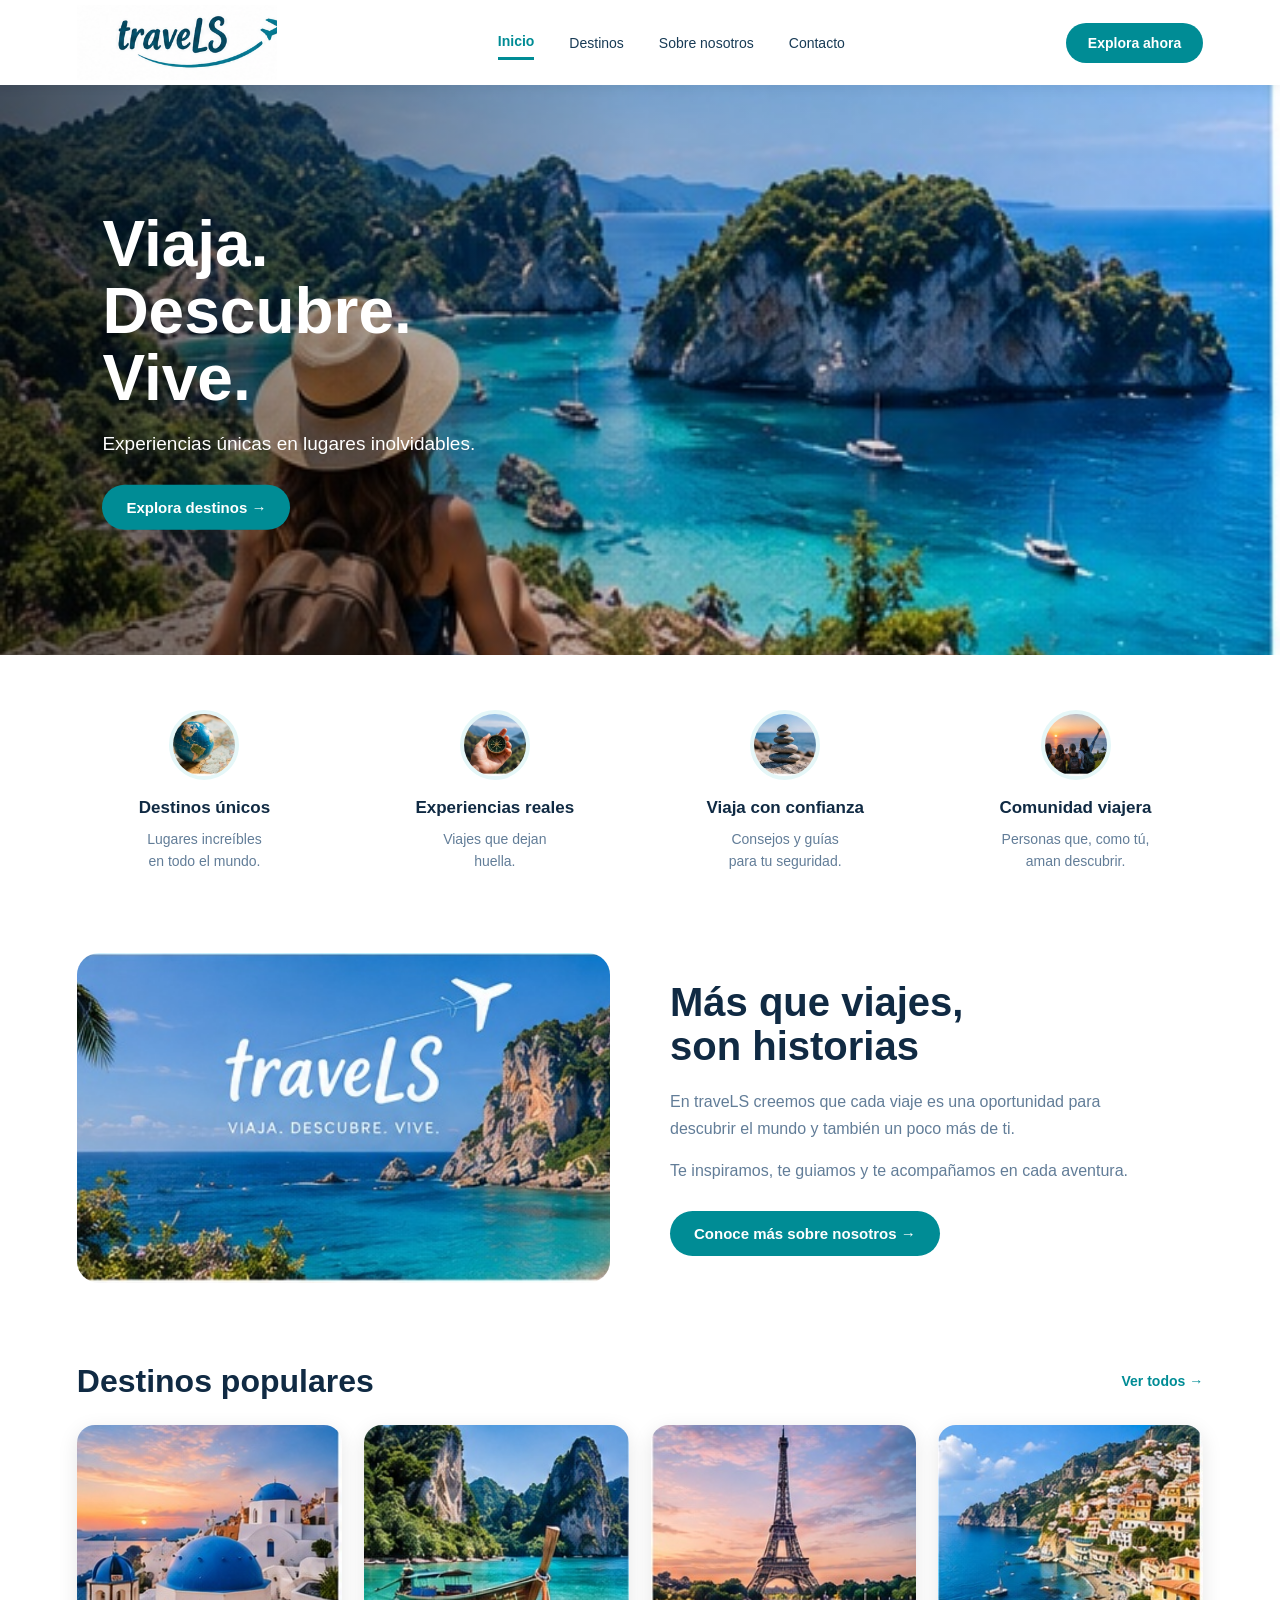
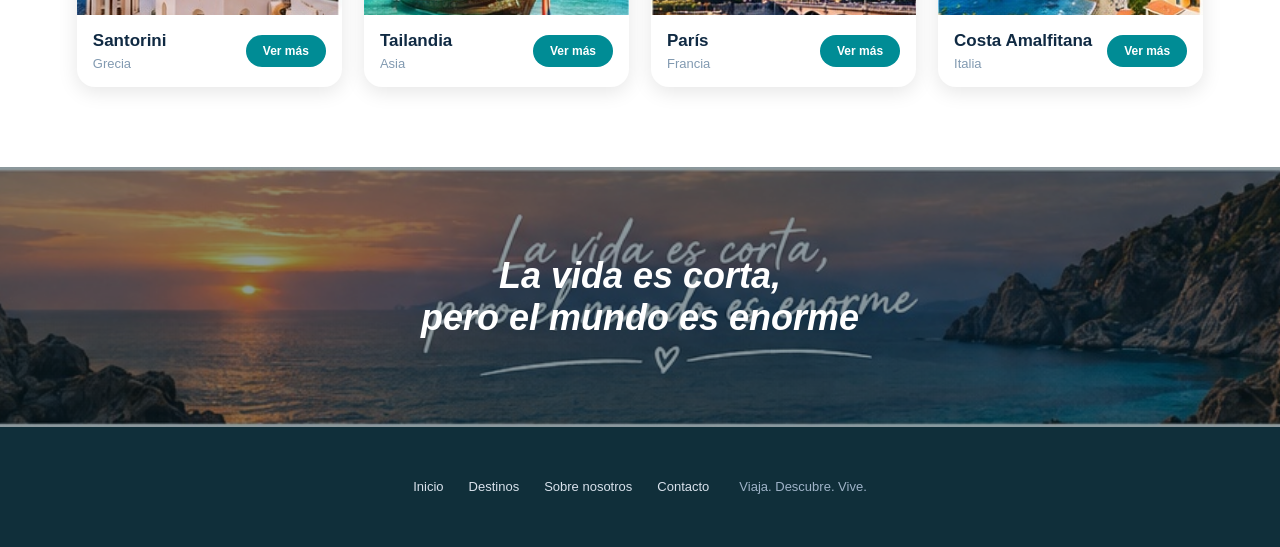
<file: index.html>
<!DOCTYPE html>
<html lang="es">

<head>
    <meta charset="UTF-8">
    <meta name="viewport" content="width=device-width, initial-scale=1.0">

    <title>traveLS | Viaja. Descubre. Vive.</title>

    <link rel="stylesheet" href="css/style.css">
</head>

<body>

    <!-- CABECERA -->
    <header class="header">

        <div class="logo">
            <img src="traveLS_fotos/comun/logo.png" alt="Logo traveLS">
        </div>

        <nav class="menu">
            <a href="index.html" class="activo">Inicio</a>
            <a href="destinos.html">Destinos</a>
            <a href="#nosotros">Sobre nosotros</a>
            <a href="#contacto">Contacto</a>
        </nav>

        <a href="destinos.html" class="boton-header">Explora ahora</a>

    </header>


    <!-- HERO -->
    <main>

        <section class="hero">

            <img src="traveLS_fotos/inicio/hero-inicio.jpg"
                 alt="Viajera disfrutando de un paisaje">

            <div class="hero-contenido">

                <h1>Viaja.<br>Descubre.<br>Vive.</h1>

                <p>
                    Experiencias únicas en lugares inolvidables.
                </p>

                <a href="destinos.html" class="boton">
                    Explora destinos →
                </a>

            </div>

        </section>


        <!-- CARACTERÍSTICAS -->
        <section class="caracteristicas">

            <div class="caracteristica">

                <img src="traveLS_fotos/inicio/icono-destinos.jpg"
                     alt="Destinos únicos">

                <h3>Destinos únicos</h3>

                <p>
                    Lugares increíbles<br>
                    en todo el mundo.
                </p>

            </div>


            <div class="caracteristica">

                <img src="traveLS_fotos/inicio/icono-experiencias.jpg"
                     alt="Experiencias reales">

                <h3>Experiencias reales</h3>

                <p>
                    Viajes que dejan<br>
                    huella.
                </p>

            </div>


            <div class="caracteristica">

                <img src="traveLS_fotos/inicio/icono-confianza.jpg"
                     alt="Viaja con confianza">

                <h3>Viaja con confianza</h3>

                <p>
                    Consejos y guías<br>
                    para tu seguridad.
                </p>

            </div>


            <div class="caracteristica">

                <img src="traveLS_fotos/inicio/icono-comunidad.jpg"
                     alt="Comunidad viajera">

                <h3>Comunidad viajera</h3>

                <p>
                    Personas que, como tú,<br>
                    aman descubrir.
                </p>

            </div>

        </section>


        <!-- SOBRE NOSOTROS -->
        <section class="sobre-nosotros" id="nosotros">

            <div class="sobre-imagen">

                <img src="traveLS_fotos/comun/cabecera.jpg"
                     alt="Paisaje de viaje">

            </div>

            <div class="sobre-texto">

                <h2>Más que viajes,<br>son historias</h2>

                <p>
                    En traveLS creemos que cada viaje es una oportunidad
                    para descubrir el mundo y también un poco más de ti.
                </p>

                <p>
                    Te inspiramos, te guiamos y te acompañamos
                    en cada aventura.
                </p>

                <a href="#contacto" class="boton">
                    Conoce más sobre nosotros →
                </a>

            </div>

        </section>


        <!-- DESTINOS POPULARES -->
        <section class="destinos-populares">

            <div class="titulo-seccion">

                <h2>Destinos populares</h2>

                <a href="destinos.html">
                    Ver todos →
                </a>

            </div>


            <div class="destinos-grid">


                <!-- SANTORINI -->
                <article class="destino-card">

                    <img src="traveLS_fotos/destinos/santorini.jpg"
                         alt="Santorini">

                    <div class="destino-info">

                        <div>
                            <h3>Santorini</h3>
                            <p>Grecia</p>
                        </div>

                        <a href="destinos.html" class="boton-pequeno">
                            Ver más
                        </a>

                    </div>

                </article>


                <!-- TAILANDIA -->
                <article class="destino-card">

                    <img src="traveLS_fotos/destinos/tailandia.jpg"
                         alt="Tailandia">

                    <div class="destino-info">

                        <div>
                            <h3>Tailandia</h3>
                            <p>Asia</p>
                        </div>

                        <a href="destinos.html" class="boton-pequeno">
                            Ver más
                        </a>

                    </div>

                </article>


                <!-- PARÍS -->
                <article class="destino-card">

                    <img src="traveLS_fotos/destinos/paris.jpg"
                         alt="París">

                    <div class="destino-info">

                        <div>
                            <h3>París</h3>
                            <p>Francia</p>
                        </div>

                        <a href="destinos.html" class="boton-pequeno">
                            Ver más
                        </a>

                    </div>

                </article>


                <!-- COSTA AMALFITANA -->
                <article class="destino-card">

                    <img src="traveLS_fotos/destinos/costa-amalfitana.jpg"
                         alt="Costa Amalfitana">

                    <div class="destino-info">

                        <div>
                            <h3>Costa Amalfitana</h3>
                            <p>Italia</p>
                        </div>

                        <a href="destinos.html" class="boton-pequeno">
                            Ver más
                        </a>

                    </div>

                </article>

            </div>

        </section>

    </main>


    <!-- FOOTER -->
    <footer class="footer" id="contacto">

        <div class="footer-imagen">

            <img src="traveLS_fotos/comun/footer.jpg"
                 alt="Paisaje al atardecer">

            <div class="frase-footer">
                La vida es corta,<br>
                pero el mundo es enorme
            </div>

        </div>


        <div class="footer-contenido">


            <div class="footer-menu">

                <a href="index.html">Inicio</a>
                <a href="destinos.html">Destinos</a>
                <a href="#nosotros">Sobre nosotros</a>
                <a href="#contacto">Contacto</a>

            </div>

            <p>Viaja. Descubre. Vive.</p>

        </div>

    </footer>

</body>
</html>
</file>
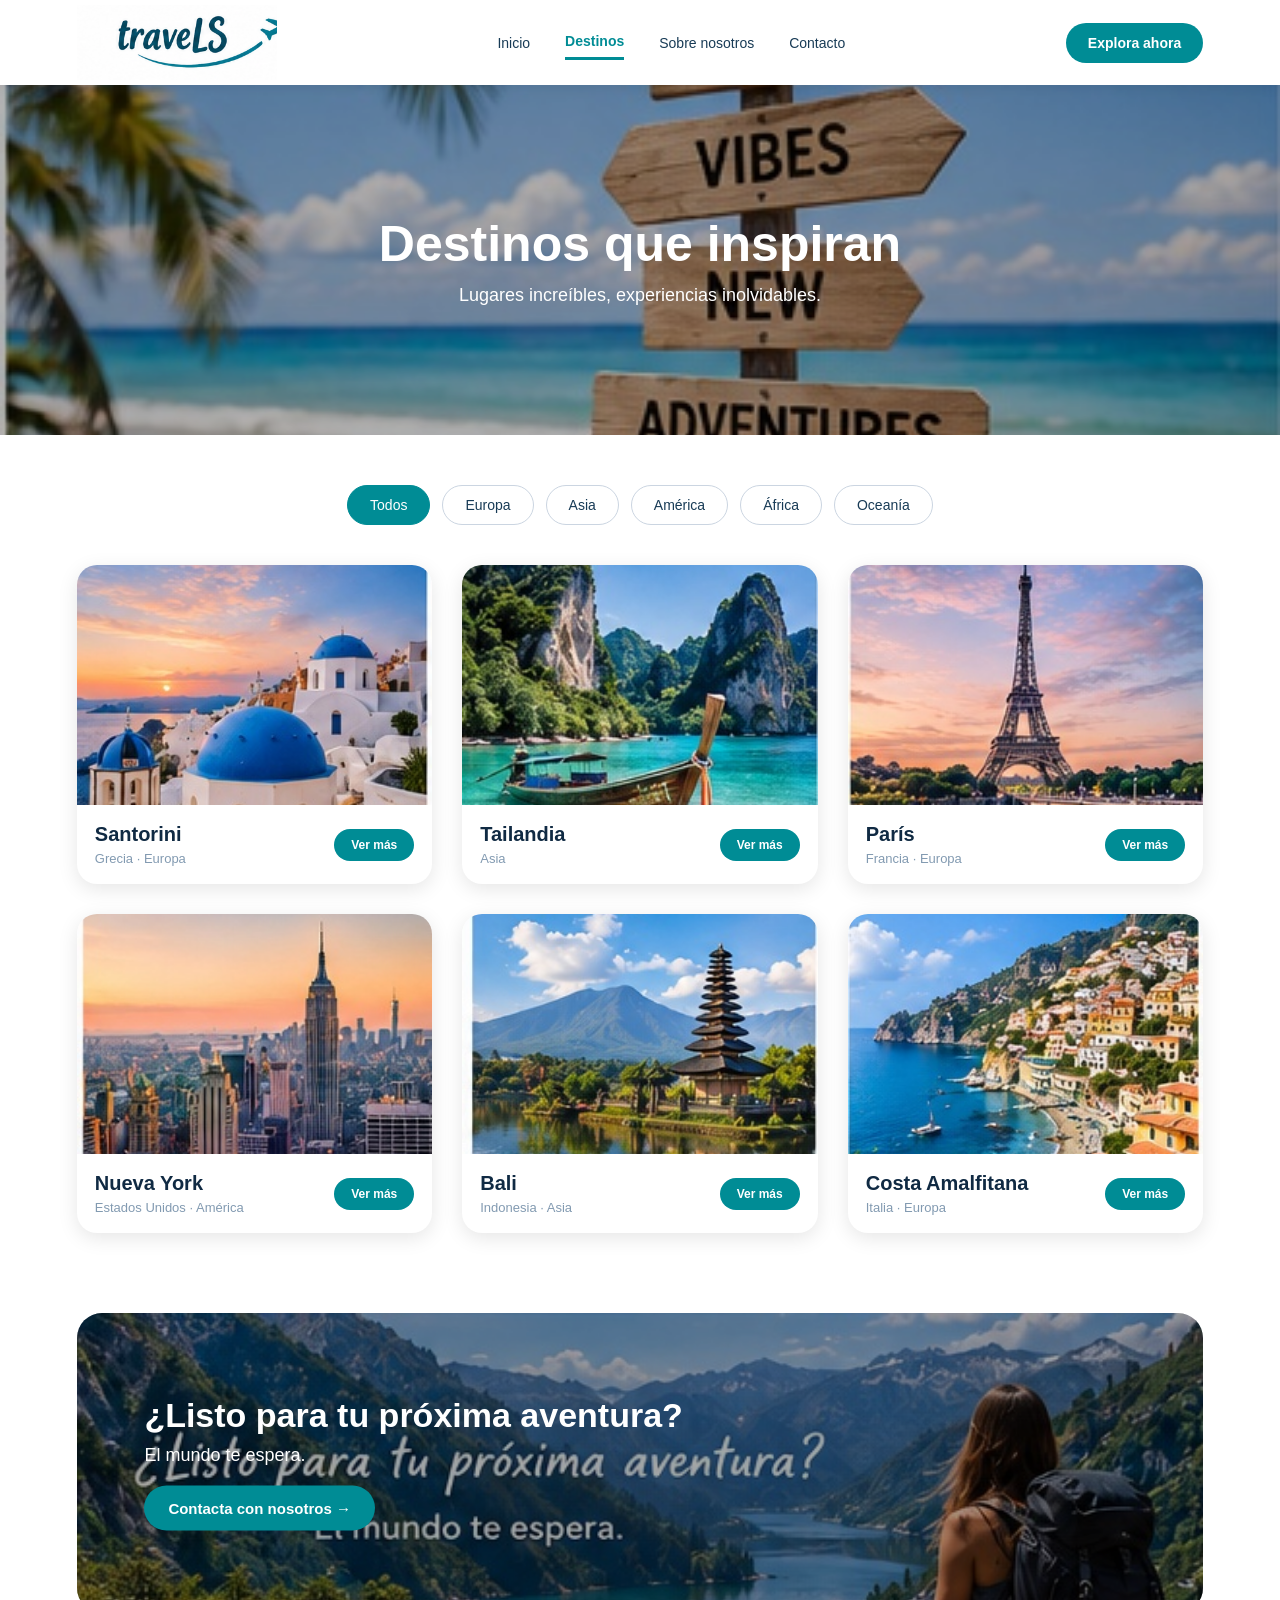
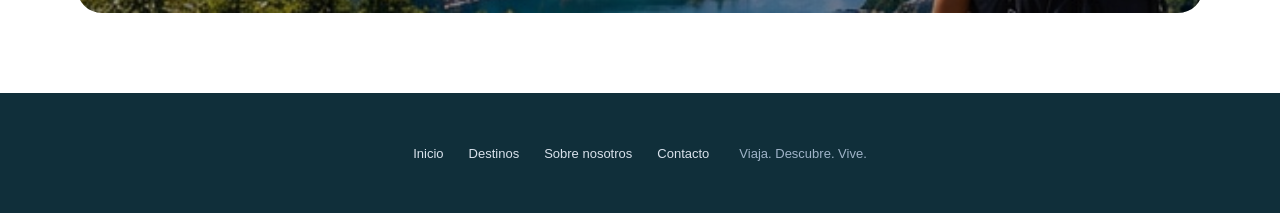
<file: destinos.html>
<!DOCTYPE html>
<html lang="es">

<head>

    <meta charset="UTF-8">
    <meta name="viewport" content="width=device-width, initial-scale=1.0">

    <title>traveLS | Destinos</title>

    <link rel="stylesheet" href="css/style.css">

</head>

<body>


    <!-- CABECERA -->

    <header class="header">

        <div class="logo">

            <img src="traveLS_fotos/comun/logo.png"
                 alt="Logo traveLS">

        </div>


        <nav class="menu">

            <a href="index.html">
                Inicio
            </a>

            <a href="destinos.html" class="activo">
                Destinos
            </a>

            <a href="index.html#nosotros">
                Sobre nosotros
            </a>

            <a href="index.html#contacto">
                Contacto
            </a>

        </nav>


        <a href="#destinos" class="boton-header">
            Explora ahora
        </a>

    </header>



    <!-- BANNER -->

    <section class="banner-destinos">

        <img src="traveLS_fotos/destinos/banner-destinos.jpg"
             alt="Paisaje de destino">

        <div class="banner-texto">

            <h1>Destinos que inspiran</h1>

            <p>
                Lugares increíbles, experiencias inolvidables.
            </p>

        </div>

    </section>



    <!-- DESTINOS -->

    <main id="destinos">

        <section class="seccion-destinos">


            <!-- FILTROS VISUALES -->

            <div class="filtros">

                <button class="filtro activo">
                    Todos
                </button>

                <button class="filtro">
                    Europa
                </button>

                <button class="filtro">
                    Asia
                </button>

                <button class="filtro">
                    América
                </button>

                <button class="filtro">
                    África
                </button>

                <button class="filtro">
                    Oceanía
                </button>

            </div>



            <!-- GRID -->

            <div class="grid-destinos">


                <!-- SANTORINI -->

                <article class="destino-completo">

                    <img src="traveLS_fotos/destinos/santorini.jpg"
                         alt="Santorini">

                    <div class="destino-completo-info">

                        <div>

                            <h2>Santorini</h2>

                            <p>Grecia · Europa</p>

                        </div>

                        <a href="#" class="boton-pequeno">
                            Ver más
                        </a>

                    </div>

                </article>



                <!-- TAILANDIA -->

                <article class="destino-completo">

                    <img src="traveLS_fotos/destinos/tailandia.jpg"
                         alt="Tailandia">

                    <div class="destino-completo-info">

                        <div>

                            <h2>Tailandia</h2>

                            <p>Asia</p>

                        </div>

                        <a href="#" class="boton-pequeno">
                            Ver más
                        </a>

                    </div>

                </article>



                <!-- PARÍS -->

                <article class="destino-completo">

                    <img src="traveLS_fotos/destinos/paris.jpg"
                         alt="París">

                    <div class="destino-completo-info">

                        <div>

                            <h2>París</h2>

                            <p>Francia · Europa</p>

                        </div>

                        <a href="#" class="boton-pequeno">
                            Ver más
                        </a>

                    </div>

                </article>



                <!-- NUEVA YORK -->

                <article class="destino-completo">

                    <img src="traveLS_fotos/destinos/nueva-york.jpg"
                         alt="Nueva York">

                    <div class="destino-completo-info">

                        <div>

                            <h2>Nueva York</h2>

                            <p>Estados Unidos · América</p>

                        </div>

                        <a href="#" class="boton-pequeno">
                            Ver más
                        </a>

                    </div>

                </article>



                <!-- BALI -->

                <article class="destino-completo">

                    <img src="traveLS_fotos/destinos/bali.jpg"
                         alt="Bali">

                    <div class="destino-completo-info">

                        <div>

                            <h2>Bali</h2>

                            <p>Indonesia · Asia</p>

                        </div>

                        <a href="#" class="boton-pequeno">
                            Ver más
                        </a>

                    </div>

                </article>



                <!-- COSTA AMALFITANA -->

                <article class="destino-completo">

                    <img src="traveLS_fotos/destinos/costa-amalfitana.jpg"
                         alt="Costa Amalfitana">

                    <div class="destino-completo-info">

                        <div>

                            <h2>Costa Amalfitana</h2>

                            <p>Italia · Europa</p>

                        </div>

                        <a href="#" class="boton-pequeno">
                            Ver más
                        </a>

                    </div>

                </article>

            </div>

        </section>



        <!-- LLAMADA A LA ACCIÓN -->

        <section class="cta">

            <img src="traveLS_fotos/destinos/cta-destinos.jpg"
                 alt="Viajera preparando su próxima aventura">

            <div class="cta-texto">

                <h2>
                    ¿Listo para tu próxima aventura?
                </h2>

                <p>
                    El mundo te espera.
                </p>

                <a href="index.html#contacto" class="boton">
                    Contacta con nosotros →
                </a>

            </div>

        </section>

    </main>



    <!-- FOOTER -->

    <footer class="footer">

        <div class="footer-contenido">

            <img src="traveLS_fotos/comun/logo.png"
                 alt="Logo traveLS"
                 class="logo-footer">

            <div class="footer-menu">

                <a href="index.html">
                    Inicio
                </a>

                <a href="destinos.html">
                    Destinos
                </a>

                <a href="index.html#nosotros">
                    Sobre nosotros
                </a>

                <a href="index.html#contacto">
                    Contacto
                </a>

            </div>

            <p>
                Viaja. Descubre. Vive.
            </p>

        </div>

    </footer>


</body>
</html>
</file>
<file: css/style.css>
/* =========================
   CONFIGURACIÓN GENERAL
========================= */

* {
    margin: 0;
    padding: 0;
    box-sizing: border-box;
}

html {
    scroll-behavior: smooth;
}

body {
    font-family: Arial, Helvetica, sans-serif;
    color: #102a43;
    background-color: #ffffff;
}

a {
    text-decoration: none;
    color: inherit;
}

img {
    display: block;
    max-width: 100%;
}


/* =========================
   CABECERA
========================= */

.header {
    width: 100%;
    height: 85px;

    display: flex;
    align-items: center;
    justify-content: space-between;

    padding: 0 6%;

    background-color: white;

    position: relative;
    z-index: 10;

    box-shadow: 0 2px 12px rgba(0, 0, 0, 0.08);
}

.logo {
    width: 200px;
    height: 75px;
    display: flex;
    align-items: center;
    overflow: hidden;
}

.logo img {
    width: 200px;
    height: auto;
    transform: translateY(-8px);
}
.menu {
    display: flex;
    align-items: center;
    gap: 35px;
}

.menu a {
    font-size: 14px;
    font-weight: 500;

    color: #183b56;

    padding: 8px 0;

    transition: 0.3s;
}

.menu a:hover {
    color: #008c95;
}

.menu a.activo {
    color: #008c95;
    font-weight: bold;
    border-bottom: 3px solid #008c95;
}


/* =========================
   BOTONES
========================= */

.boton,
.boton-header,
.boton-pequeno {
    display: inline-block;

    background-color: #008c95;
    color: white;

    border-radius: 30px;

    font-weight: bold;

    transition: all 0.3s ease;
}

.boton {
    padding: 14px 24px;
    font-size: 15px;
}

.boton-header {
    padding: 12px 22px;
    font-size: 14px;
}

.boton-pequeno {
    padding: 9px 17px;
    font-size: 12px;
}

.boton:hover,
.boton-header:hover,
.boton-pequeno:hover {
    background-color: #006f77;
    transform: translateY(-2px);
}


/* =========================
   HERO
========================= */

.hero {
    height: 570px;

    position: relative;

    overflow: hidden;
}

.hero > img {
    width: 100%;
    height: 100%;

    object-fit: cover;
}

.hero::after {
    content: "";

    position: absolute;

    inset: 0;

    background: linear-gradient(
        90deg,
        rgba(0, 0, 0, 0.62),
        rgba(0, 0, 0, 0.15),
        rgba(0, 0, 0, 0)
    );
}

.hero-contenido {
    position: absolute;

    z-index: 2;

    top: 50%;
    left: 8%;

    transform: translateY(-50%);

    color: white;

    max-width: 480px;
}

.hero-contenido h1 {
    font-size: 64px;
    line-height: 1.05;

    margin-bottom: 20px;
}

.hero-contenido p {
    font-size: 19px;

    margin-bottom: 30px;
}


/* =========================
   CARACTERÍSTICAS
========================= */

.caracteristicas {
    width: 88%;
    max-width: 1200px;

    margin: 55px auto;

    display: grid;

    grid-template-columns: repeat(4, 1fr);

    gap: 35px;

    text-align: center;
}

.caracteristica img {
    width: 70px;
    height: 70px;

    object-fit: cover;

    border-radius: 50%;

    margin: 0 auto 18px;

    border: 4px solid #e5f7f8;
}

.caracteristica h3 {
    font-size: 17px;

    margin-bottom: 10px;

    color: #102a43;
}

.caracteristica p {
    color: #627d98;

    font-size: 14px;

    line-height: 1.6;
}


/* =========================
   SOBRE NOSOTROS
========================= */

.sobre-nosotros {
    width: 88%;
    max-width: 1200px;

    margin: 80px auto;

    display: grid;

    grid-template-columns: 1fr 1fr;

    gap: 60px;

    align-items: center;
}

.sobre-imagen img {
    width: 100%;
    height: 330px;

    object-fit: cover;

    border-radius: 22px;
}

.sobre-texto h2 {
    font-size: 40px;

    line-height: 1.1;

    margin-bottom: 20px;
}

.sobre-texto p {
    color: #627d98;

    line-height: 1.7;

    margin-bottom: 15px;

    max-width: 500px;
}

.sobre-texto .boton {
    margin-top: 12px;
}


/* =========================
   DESTINOS POPULARES
========================= */

.destinos-populares {
    width: 88%;
    max-width: 1200px;

    margin: 80px auto;
}

.titulo-seccion {
    display: flex;

    align-items: center;
    justify-content: space-between;

    margin-bottom: 25px;
}

.titulo-seccion h2 {
    font-size: 32px;
}

.titulo-seccion a {
    color: #008c95;

    font-weight: bold;

    font-size: 14px;
}

.destinos-grid {
    display: grid;

    grid-template-columns: repeat(4, 1fr);

    gap: 22px;
}

.destino-card {
    background: white;

    border-radius: 18px;

    overflow: hidden;

    box-shadow: 0 5px 20px rgba(0, 0, 0, 0.10);

    transition: 0.3s;
}

.destino-card:hover {
    transform: translateY(-5px);

    box-shadow: 0 10px 25px rgba(0, 0, 0, 0.15);
}

.destino-card > img {
    width: 100%;
    height: 190px;

    object-fit: cover;
}

.destino-info {
    display: flex;

    justify-content: space-between;

    align-items: center;

    padding: 16px;
}

.destino-info h3 {
    font-size: 17px;

    margin-bottom: 5px;
}

.destino-info p {
    font-size: 13px;

    color: #829ab1;
}


/* =========================
   BANNER DESTINOS
========================= */

.banner-destinos {
    height: 350px;

    position: relative;

    overflow: hidden;
}

.banner-destinos img {
    width: 100%;
    height: 100%;

    object-fit: cover;
}

.banner-destinos::after {
    content: "";

    position: absolute;

    inset: 0;

    background: rgba(0, 0, 0, 0.30);
}

.banner-texto {
    position: absolute;

    z-index: 2;

    top: 50%;
    left: 50%;

    transform: translate(-50%, -50%);

    color: white;

    text-align: center;

    width: 90%;
}

.banner-texto h1 {
    font-size: 50px;

    margin-bottom: 12px;
}

.banner-texto p {
    font-size: 18px;
}


/* =========================
   PÁGINA DESTINOS
========================= */

.seccion-destinos {
    width: 88%;
    max-width: 1200px;

    margin: 50px auto 80px;
}

.filtros {
    display: flex;

    justify-content: center;

    gap: 12px;

    margin-bottom: 40px;

    flex-wrap: wrap;
}

.filtro {
    border: 1px solid #cbd5e1;

    background-color: white;

    color: #183b56;

    padding: 11px 22px;

    border-radius: 30px;

    cursor: pointer;

    font-size: 14px;

    transition: 0.3s;
}

.filtro:hover,
.filtro.activo {
    background-color: #008c95;

    border-color: #008c95;

    color: white;
}

.grid-destinos {
    display: grid;

    grid-template-columns: repeat(3, 1fr);

    gap: 30px;
}

.destino-completo {
    background-color: white;

    border-radius: 20px;

    overflow: hidden;

    box-shadow: 0 5px 20px rgba(0, 0, 0, 0.10);

    transition: 0.3s;
}

.destino-completo:hover {
    transform: translateY(-6px);
}

.destino-completo > img {
    width: 100%;
    height: 240px;

    object-fit: cover;
}

.destino-completo-info {
    display: flex;

    align-items: center;

    justify-content: space-between;

    padding: 18px;
}

.destino-completo-info h2 {
    font-size: 20px;

    margin-bottom: 5px;
}

.destino-completo-info p {
    color: #829ab1;

    font-size: 13px;
}


/* =========================
   CTA
========================= */

.cta {
    width: 88%;
    max-width: 1200px;

    height: 300px;

    margin: 0 auto 80px;

    position: relative;

    overflow: hidden;

    border-radius: 25px;
}

.cta > img {
    width: 100%;
    height: 100%;

    object-fit: cover;
}

.cta::after {
    content: "";

    position: absolute;

    inset: 0;

    background: rgba(0, 0, 0, 0.35);
}

.cta-texto {
    position: absolute;

    z-index: 2;

    top: 50%;
    left: 6%;

    transform: translateY(-50%);

    color: white;
}

.cta-texto h2 {
    font-size: 34px;

    margin-bottom: 10px;
}

.cta-texto p {
    font-size: 18px;

    margin-bottom: 20px;
}


/* =========================
   FOOTER
========================= */

.footer {
    background-color: #102f3a;

    color: white;
}

.footer-imagen {
    height: 260px;

    position: relative;

    overflow: hidden;
}

.footer-imagen img {
    width: 100%;
    height: 100%;

    object-fit: cover;
}

.footer-imagen::after {
    content: "";

    position: absolute;

    inset: 0;

    background: rgba(0, 30, 40, 0.45);
}

.frase-footer {
    position: absolute;

    z-index: 2;

    top: 50%;
    left: 50%;

    transform: translate(-50%, -50%);

    text-align: center;

    font-size: 36px;

    font-style: italic;

    font-weight: bold;

    width: 90%;
}

.footer-contenido {
    min-height: 120px;

    width: 88%;
    max-width: 1200px;

    margin: auto;

    display: flex;

    align-items: center;

    justify-content: center;

    gap: 30px;
}

.logo-footer {
    display: none;
}

.footer-menu {
    display: flex;

    gap: 25px;
}

.footer-menu a {
    font-size: 13px;

    color: #d9e2ec;

    transition: 0.3s;
}

.footer-menu a:hover {
    color: #5eead4;
}

.footer-contenido p {
    font-size: 13px;

    color: #9fb3c8;
}


/* =========================
   RESPONSIVE
========================= */

@media (max-width: 900px) {

    .header {
        height: auto;

        padding: 20px 5%;

        flex-wrap: wrap;

        gap: 20px;
    }

    .menu {
        order: 3;

        width: 100%;

        justify-content: center;

        gap: 20px;
    }

    .hero {
        height: 500px;
    }

    .hero-contenido h1 {
        font-size: 48px;
    }

    .caracteristicas {
        grid-template-columns: repeat(2, 1fr);
    }

    .destinos-grid {
        grid-template-columns: repeat(2, 1fr);
    }

    .sobre-nosotros {
        grid-template-columns: 1fr;

        gap: 35px;
    }

    .grid-destinos {
        grid-template-columns: repeat(2, 1fr);
    }

    .footer-contenido {
        flex-direction: column;

        padding: 30px 0;
    }
}


@media (max-width: 600px) {

    .menu {
        flex-wrap: wrap;
    }

    .boton-header {
        display: none;
    }

    .hero {
        height: 480px;
    }

    .hero-contenido {
        left: 7%;
    }

    .hero-contenido h1 {
        font-size: 42px;
    }

    .hero-contenido p {
        font-size: 16px;
    }

    .caracteristicas {
        grid-template-columns: 1fr;
    }

    .destinos-grid,
    .grid-destinos {
        grid-template-columns: 1fr;
    }

    .banner-texto h1 {
        font-size: 36px;
    }

    .frase-footer {
        font-size: 27px;
    }

    .footer-menu {
        flex-wrap: wrap;

        justify-content: center;
    }
}
</file>
